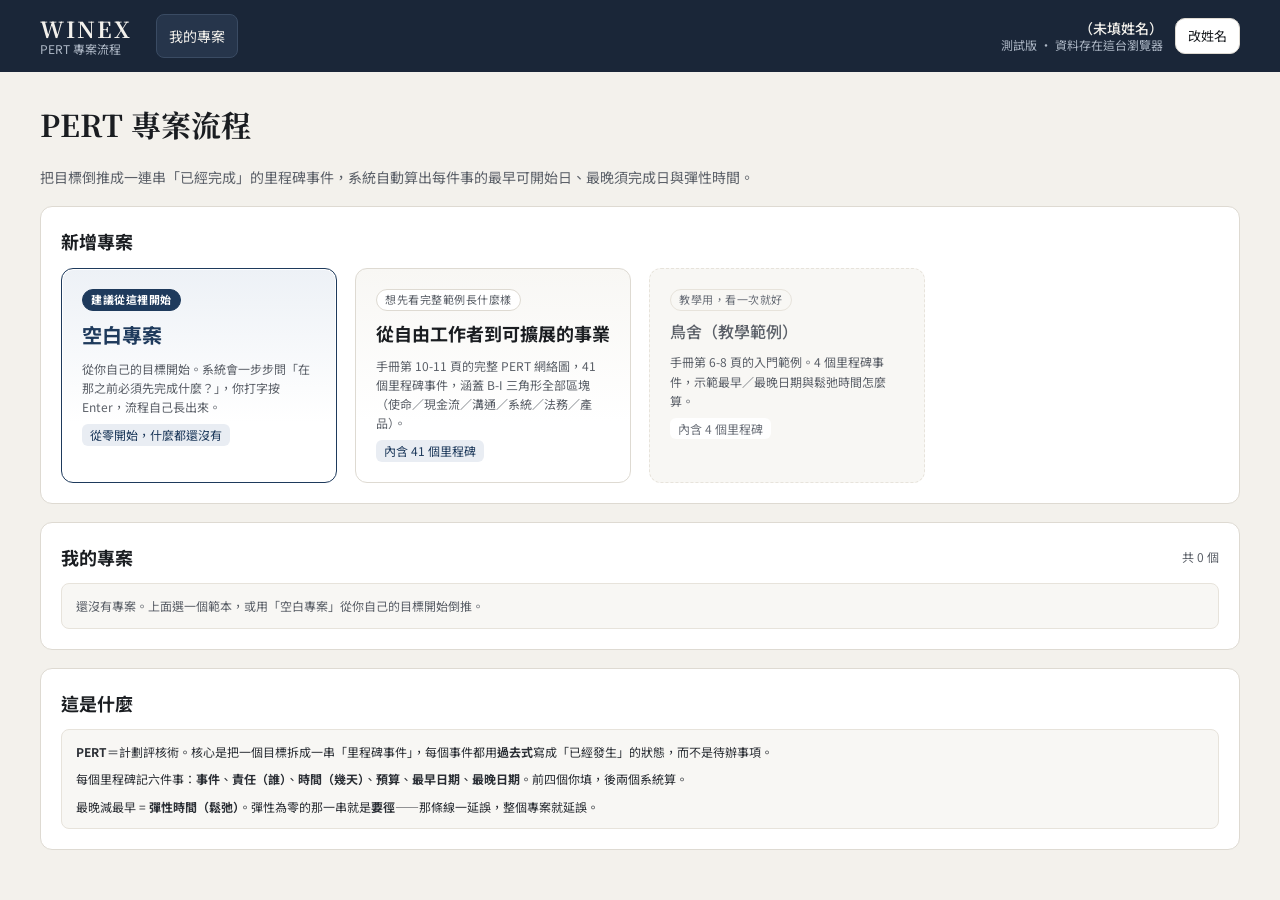
<file: index.html>
<!doctype html>
<html lang="zh-Hant">
<head>
<meta charset="utf-8">
<meta name="viewport" content="width=device-width, initial-scale=1">
<meta name="robots" content="noindex, nofollow">
<title>PERT 專案流程 — WINEX</title>
<link rel="preconnect" href="https://fonts.googleapis.com">
<link rel="preconnect" href="https://fonts.gstatic.com" crossorigin>
<link href="https://fonts.googleapis.com/css2?family=Noto+Sans+TC:wght@400;500;700&family=Noto+Serif+TC:wght@700&display=swap" rel="stylesheet">
<link rel="stylesheet" href="tokens.css">
<link rel="stylesheet" href="base.css">
<link rel="stylesheet" href="pert.css">
</head>
<body>

<header class="topnav">
  <div class="topnav__brand">
    <span class="topnav__brand-name">WINEX</span>
    <span class="topnav__brand-sub">PERT 專案流程</span>
  </div>
  <nav class="topnav__links" id="nav"></nav>
  <div class="topnav__user" id="user"></div>
</header>

<div id="root"></div>
<div id="printarea"></div>
<style id="printstyle"></style>

<script src="pert.js"></script>
<script src="templates.js"></script>
<script src="store.js"></script>
<script src="graph.js"></script>
<script src="app.js"></script>
</body>
</html>
</file>
<file: tokens.css>
/* =====================================================================
   設計變數（design tokens）
   依據：docs/design/design-tokens.md。元件只引用這裡的變數，不散寫色碼。
   ===================================================================== */
:root {
  /* 1-1 基底 */
  --c-page: #F3F1EC;
  --c-surface: #FFFFFF;
  --c-surface-sub: #F8F7F4;
  --c-border: #DEDAD2;
  --c-border-sub: #E7E3DB;
  --c-divider: #EEEBE4;

  /* 1-2 文字 */
  --c-text: #1A1D21;
  --c-text-body: #2B2F35;
  --c-text-muted: #5B6068;
  --c-text-faint: #6B7079;

  /* 1-3 品牌與強調 */
  --c-nav: #1A2638;
  --c-nav-raised: #26354B;
  --c-nav-border: #3A4B63;
  --c-nav-text: #F3F1EC;
  --c-nav-muted: #AEB8C6;
  --c-accent: #1E3A5C;
  --c-accent-hover: #10243C;
  --c-accent-tint: #E9EDF3;
  --c-accent-dash: #9AA8BC;
  --c-on-accent: #FFFFFF;

  /* 1-4 燈號（一律搭配文字） */
  --l-green-dot: #2F7A4B;
  --l-green-bg: #E7F1EA;
  --l-green-text: #1F5A36;
  --l-yellow-dot: #D9A21B;
  --l-yellow-bg: #FBF0D6;
  --l-yellow-text: #6E4E00;
  --l-yellow-border: #E9CF8E;
  --l-red-dot: #C0362C;
  --l-red-bg: #FBE3DF;
  --l-red-text: #8E1F17;

  /* 熱力表實心色塊 */
  --h-green-bg: #2F7A4B;
  --h-green-text: #FFFFFF;
  --h-yellow-bg: #E9B53A;
  --h-yellow-text: #3D2B00;
  --h-red-bg: #B42E24;
  --h-red-text: #FFFFFF;

  /* 1-5 狀態標籤 */
  --c-mock-bg: #3A2F12;
  --c-mock-text: #F2D48A;

  /* 2 字體 */
  --font-sans: "Noto Sans TC", system-ui, sans-serif;
  --font-serif: "Noto Serif TC", serif;

  /* 3 字級 */
  --fs-brand: 22px;
  --fs-h1: 30px;
  --fs-h2: 18px;
  --fs-kpi: 30px;
  --fs-body: 14px;
  --fs-body-lg: 16px;
  --fs-label: 13px;
  --fs-small: 12px;
  --fs-tiny: 11px;
  --lh-body: 1.6;

  /* 4 間距與版面 */
  --nav-height: 72px;
  --page-pad-top: 28px;
  --page-pad-x: 40px;
  --page-pad-bottom: 24px;
  --card-pad: 20px;
  --gap-card: 18px;
  --gap-sm: 8px;
  --gap-md: 12px;
  --row-min-height: 48px;
  --tap-min: 44px;

  /* 5 圓角 */
  --r-card: 12px;
  --r-control: 8px;
  --r-button: 10px;
  --r-pill: 999px;
  --r-tag: 6px;
}

@media (max-width: 640px) {
  :root {
    --fs-brand: 18px;
    --fs-h2: 16px;
    --fs-kpi: 22px;
    --page-pad-top: 16px;
    --page-pad-x: 16px;
    --page-pad-bottom: 16px;
    --card-pad: 16px;
  }
}
</file>
<file: base.css>
/* 共用樣式：只引用 tokens.css 的變數 */
*,
*::before,
*::after {
  box-sizing: border-box;
}

html,
body {
  margin: 0;
  padding: 0;
}

body {
  background: var(--c-page);
  color: var(--c-text-body);
  font-family: var(--font-sans);
  font-size: var(--fs-body);
  line-height: var(--lh-body);
}

a {
  color: var(--c-accent);
}
a:hover {
  color: var(--c-accent-hover);
}

.num {
  font-variant-numeric: tabular-nums;
}

/* ---------- 頂部導覽列 ---------- */
.topnav {
  min-height: var(--nav-height);
  background: var(--c-nav);
  color: var(--c-nav-text);
  display: flex;
  align-items: center;
  gap: 24px;
  padding: 0 var(--page-pad-x);
  flex-wrap: wrap;
}
.topnav__brand {
  display: flex;
  flex-direction: column;
  line-height: 1.2;
}
.topnav__brand-name {
  font-family: var(--font-serif);
  font-weight: 700;
  font-size: var(--fs-brand);
  letter-spacing: 2px;
}
.topnav__brand-sub {
  color: var(--c-nav-muted);
  font-size: var(--fs-small);
}
.topnav__links {
  display: flex;
  gap: var(--gap-sm);
  flex-wrap: wrap;
}
.topnav__link {
  color: var(--c-nav-muted);
  text-decoration: none;
  padding: 8px 12px;
  border-radius: var(--r-control);
  min-height: var(--tap-min);
  display: inline-flex;
  align-items: center;
}
.topnav__link:hover {
  color: var(--c-nav-text);
}
.topnav__link.is-active {
  background: var(--c-nav-raised);
  color: var(--c-nav-text);
  border: 1px solid var(--c-nav-border);
}
.topnav__user {
  margin-left: auto;
  display: flex;
  align-items: center;
  gap: var(--gap-md);
}
.topnav__user-name {
  color: var(--c-nav-text);
  font-weight: 500;
}
.topnav__user-role {
  color: var(--c-nav-muted);
  font-size: var(--fs-small);
}
.btn--nav {
  background: var(--c-nav-raised);
  color: var(--c-nav-text);
  border: 1px solid var(--c-nav-border);
}
.btn--nav:hover:not(:disabled) {
  background: var(--c-nav-border);
}

/* ---------- 版面 ---------- */
.page {
  padding: var(--page-pad-top) var(--page-pad-x) var(--page-pad-bottom);
  display: flex;
  flex-direction: column;
  gap: var(--gap-card);
  max-width: 1440px;
}
.page__title {
  font-family: var(--font-serif);
  font-weight: 700;
  font-size: var(--fs-h1);
  color: var(--c-text);
  margin: 0;
}
.page__desc {
  color: var(--c-text-muted);
  margin: 0;
}
.cols {
  display: grid;
  grid-template-columns: 320px 1fr;
  gap: var(--gap-card);
  align-items: start;
}
@media (max-width: 960px) {
  .cols {
    grid-template-columns: 1fr;
  }
}
.stack {
  display: flex;
  flex-direction: column;
  gap: var(--gap-card);
}
.row {
  display: flex;
  gap: var(--gap-sm);
  align-items: center;
  flex-wrap: wrap;
}

/* ---------- 卡片 ---------- */
.card {
  background: var(--c-surface);
  border: 1px solid var(--c-border);
  border-radius: var(--r-card);
  padding: var(--card-pad);
  display: flex;
  flex-direction: column;
  gap: var(--gap-md);
}
.card__title {
  font-size: var(--fs-h2);
  font-weight: 700;
  color: var(--c-text);
  margin: 0;
}
.card__head {
  display: flex;
  align-items: center;
  justify-content: space-between;
  gap: var(--gap-md);
  flex-wrap: wrap;
}
.sub {
  background: var(--c-surface-sub);
  border: 1px solid var(--c-border-sub);
  border-radius: var(--r-control);
  padding: 12px 14px;
  display: flex;
  flex-direction: column;
  gap: var(--gap-sm);
}
.muted {
  color: var(--c-text-muted);
}
.small {
  font-size: var(--fs-small);
}
.label {
  color: var(--c-text-muted);
  font-size: var(--fs-label);
}

/* ---------- 表格 ---------- */
.table-wrap {
  overflow-x: auto;
}
table.table {
  width: 100%;
  border-collapse: collapse;
  font-size: var(--fs-body);
}
.table th {
  text-align: left;
  color: var(--c-text-muted);
  font-weight: 500;
  font-size: var(--fs-label);
  padding: 8px 10px;
  border-bottom: 1px solid var(--c-border);
  white-space: nowrap;
}
.table td {
  padding: 8px 10px;
  border-bottom: 1px solid var(--c-divider);
  vertical-align: middle;
  height: var(--row-min-height);
}
.table tr.is-clickable {
  cursor: pointer;
}
.table tr.is-clickable:hover td {
  background: var(--c-surface-sub);
}
.table tr.is-dim td {
  color: var(--c-text-faint);
}

/* ---------- 按鈕與表單 ---------- */
.btn {
  font: inherit;
  min-height: var(--tap-min);
  padding: 0 16px;
  border-radius: var(--r-button);
  border: 1px solid var(--c-border);
  background: var(--c-surface);
  color: var(--c-text);
  cursor: pointer;
  display: inline-flex;
  align-items: center;
  justify-content: center;
  gap: 6px;
}
.btn:hover:not(:disabled) {
  border-color: var(--c-accent-dash);
}
.btn:disabled {
  cursor: not-allowed;
  opacity: 0.55;
}
.btn--primary {
  background: var(--c-accent);
  border-color: var(--c-accent);
  color: var(--c-on-accent);
}
.btn--primary:hover:not(:disabled) {
  background: var(--c-accent-hover);
}
.btn--sm {
  min-height: 36px;
  padding: 0 12px;
  font-size: var(--fs-label);
}
.input,
.select {
  font: inherit;
  min-height: var(--tap-min);
  padding: 0 12px;
  border: 1px solid var(--c-border);
  border-radius: var(--r-control);
  background: var(--c-surface);
  color: var(--c-text);
}
.input:focus,
.select:focus,
.btn:focus-visible {
  outline: 2px solid var(--c-accent);
  outline-offset: 1px;
}
.field {
  display: flex;
  flex-direction: column;
  gap: 4px;
}

/* ---------- 燈號膠囊（顏色＋文字） ---------- */
.pill {
  display: inline-flex;
  align-items: center;
  gap: 6px;
  padding: 2px 10px;
  border-radius: var(--r-pill);
  font-size: var(--fs-small);
  font-weight: 500;
  white-space: nowrap;
}
.pill__dot {
  width: 8px;
  height: 8px;
  border-radius: 50%;
}
.pill--green {
  background: var(--l-green-bg);
  color: var(--l-green-text);
}
.pill--green .pill__dot {
  background: var(--l-green-dot);
}
.pill--yellow {
  background: var(--l-yellow-bg);
  color: var(--l-yellow-text);
}
.pill--yellow .pill__dot {
  background: var(--l-yellow-dot);
}
.pill--red {
  background: var(--l-red-bg);
  color: var(--l-red-text);
}
.pill--red .pill__dot {
  background: var(--l-red-dot);
}

/* ---------- 數字徽章 ---------- */
.badge {
  display: inline-flex;
  align-items: center;
  justify-content: center;
  min-width: 32px;
  padding: 2px 8px;
  border-radius: var(--r-tag);
  font-weight: 700;
  font-variant-numeric: tabular-nums;
  background: var(--c-surface-sub);
  color: var(--c-text);
  border: 1px solid var(--c-border-sub);
}
.badge--red {
  background: var(--l-red-bg);
  color: var(--l-red-text);
  border-color: transparent;
}

/* ---------- 小標籤 ---------- */
.tag {
  display: inline-flex;
  align-items: center;
  padding: 1px 8px;
  border-radius: var(--r-tag);
  font-size: var(--fs-small);
  background: var(--c-accent-tint);
  color: var(--c-accent);
  white-space: nowrap;
}
.tag--warn {
  background: var(--l-red-bg);
  color: var(--l-red-text);
  font-weight: 700;
}
.tags {
  display: flex;
  gap: 4px;
  flex-wrap: wrap;
}

/* ---------- 提示區塊 ---------- */
.alert {
  border-radius: var(--r-control);
  padding: 12px 14px;
  display: flex;
  flex-direction: column;
  gap: 4px;
}
.alert--error {
  background: var(--l-red-bg);
  color: var(--l-red-text);
}
.alert--warn {
  background: var(--l-yellow-bg);
  color: var(--l-yellow-text);
  border: 1px solid var(--l-yellow-border);
}
.alert--ok {
  background: var(--l-green-bg);
  color: var(--l-green-text);
}
.alert__detail {
  font-size: var(--fs-small);
}
.alert__detail summary {
  cursor: pointer;
}

/* ---------- 篩選膠囊 ---------- */
.chips {
  display: flex;
  gap: 6px;
  flex-wrap: wrap;
  align-items: center;
}
.chip {
  font: inherit;
  font-size: var(--fs-label);
  min-height: 36px;
  padding: 0 12px;
  border-radius: var(--r-pill);
  border: 1px solid var(--c-border);
  background: var(--c-surface);
  color: var(--c-text-body);
  cursor: pointer;
}
.chip.is-on {
  background: var(--c-accent);
  border-color: var(--c-accent);
  color: var(--c-on-accent);
}

/* ---------- 清單（轄區組、區域） ---------- */
.list {
  display: flex;
  flex-direction: column;
  gap: 4px;
}
.list__item {
  font: inherit;
  text-align: left;
  min-height: var(--tap-min);
  padding: 8px 12px;
  border-radius: var(--r-control);
  border: 1px solid transparent;
  background: transparent;
  color: var(--c-text-body);
  cursor: pointer;
  display: flex;
  justify-content: space-between;
  gap: 8px;
  align-items: center;
}
.list__item:hover {
  background: var(--c-surface-sub);
}
.list__item.is-active {
  background: var(--c-accent-tint);
  border-color: var(--c-accent-dash);
  color: var(--c-accent);
  font-weight: 500;
}

/* ---------- 置中頁（登入、無權限） ---------- */
.center {
  min-height: calc(100vh - var(--nav-height));
  display: flex;
  align-items: center;
  justify-content: center;
  padding: var(--page-pad-x);
}
.center .card {
  width: 100%;
  max-width: 420px;
}
</file>
<file: pert.css>
/* ============================================================
   PERT 專屬樣式 — 只引用 tokens.css 的變數
   ============================================================ */

/* ---------- 分頁籤 ---------- */
.tabs {
  display: flex;
  gap: 4px;
  border-bottom: 1px solid var(--c-border);
  flex-wrap: wrap;
}
.tab {
  font: inherit;
  font-size: var(--fs-body);
  min-height: var(--tap-min);
  padding: 0 16px;
  border: 1px solid transparent;
  border-bottom: none;
  background: transparent;
  color: var(--c-text-muted);
  cursor: pointer;
  border-radius: var(--r-control) var(--r-control) 0 0;
  margin-bottom: -1px;
}
.tab:hover { color: var(--c-text); }
.tab.is-on {
  background: var(--c-surface);
  border-color: var(--c-border);
  color: var(--c-text);
  font-weight: 700;
}

/* ---------- 里程碑卡片（紙本六欄位還原） ---------- */
.mcards-wrap { position: relative; padding: 0 16px; }
.mlines {
  position: absolute;
  inset: 0;
  pointer-events: none;
  z-index: 0;
  overflow: visible;
}
.mline { fill: none; stroke: var(--c-text-muted); stroke-width: 1.8; }
.mline.is-critical { stroke: var(--l-red-dot); stroke-width: 2.4; }

.mcards {
  display: grid;
  grid-template-columns: repeat(auto-fill, minmax(300px, 1fr));
  gap: var(--gap-card);
  row-gap: 30px;            /* 留出換行繞線的走道 */
  position: relative;
  z-index: 1;
}
.mcard {
  background: var(--c-surface);
  border: 2px solid var(--c-text);
  border-radius: var(--r-card);
  overflow: hidden;
  display: flex;
  flex-direction: column;
}
.mcard.is-critical { border-color: var(--l-red-dot); box-shadow: 0 0 0 3px var(--l-red-bg); }
.mcard.is-done { opacity: .62; }
.mcard__name {
  padding: 12px 14px;
  font-weight: 700;
  font-size: var(--fs-body-lg);
  color: var(--c-text);
  border-bottom: 2px solid var(--c-text);
  background: var(--c-surface-sub);
  display: flex;
  gap: 8px;
  align-items: flex-start;
  justify-content: space-between;
}
.mcard__en {
  font-size: var(--fs-tiny);
  color: var(--c-text-faint);
  font-weight: 400;
  display: block;
  letter-spacing: .4px;
}
.mcard__grid { display: grid; grid-template-columns: 1fr 1fr; }
.mcard__cell {
  padding: 8px 12px;
  border-right: 1px solid var(--c-border);
  border-bottom: 1px solid var(--c-border);
  min-height: 56px;
}
.mcard__cell:nth-child(2n) { border-right: none; }
.mcard__cell--full { grid-column: 1 / -1; }
.mcard__k { font-size: var(--fs-tiny); color: var(--c-text-muted); display: block; }
.mcard__v { font-size: var(--fs-body); color: var(--c-text); font-variant-numeric: tabular-nums; }
.mcard__v--calc { color: var(--c-accent); font-weight: 700; }
.mcard__foot {
  padding: 8px 12px;
  display: flex;
  gap: 6px;
  flex-wrap: wrap;
  align-items: center;
  background: var(--c-surface-sub);
}

/* ---------- 快速輸入 ---------- */
.quick {
  background: var(--c-accent-tint);
  border: 1px dashed var(--c-accent-dash);
  border-radius: var(--r-card);
  padding: var(--card-pad);
  display: flex;
  flex-direction: column;
  gap: var(--gap-md);
}
.quick__q {
  font-family: var(--font-serif);
  font-size: var(--fs-h2);
  font-weight: 700;
  color: var(--c-accent);
  margin: 0;
}
.quick__chain {
  display: flex;
  flex-direction: column;
  gap: 4px;
  max-height: 260px;
  overflow-y: auto;
}
.quick__step {
  display: flex;
  gap: 8px;
  align-items: center;
  background: var(--c-surface);
  border: 1px solid var(--c-border);
  border-radius: var(--r-control);
  padding: 6px 10px;
  font-size: var(--fs-label);
}
.quick__num {
  min-width: 24px; height: 24px;
  border-radius: 50%;
  background: var(--c-accent); color: var(--c-on-accent);
  display: inline-flex; align-items: center; justify-content: center;
  font-size: var(--fs-tiny); font-weight: 700; flex: none;
}

/* ---------- 表格輸入模式 ---------- */
.table input.cell,
.table select.cell {
  font: inherit;
  width: 100%;
  min-width: 60px;
  min-height: 34px;
  padding: 2px 6px;
  border: 1px solid transparent;
  border-radius: var(--r-tag);
  background: transparent;
  color: var(--c-text);
}
.table input.cell:hover, .table select.cell:hover { border-color: var(--c-border); }
.table input.cell:focus, .table select.cell:focus {
  border-color: var(--c-accent);
  background: var(--c-surface);
  outline: 2px solid var(--c-accent);
  outline-offset: 0;
}
.table input.cell--num { text-align: right; font-variant-numeric: tabular-nums; }
.table td.calc { color: var(--c-accent); font-weight: 700; font-variant-numeric: tabular-nums; white-space: nowrap; }
.table tr.is-critical td { background: var(--l-red-bg); }
.table tr.is-done td { color: var(--c-text-faint); text-decoration-color: var(--c-border); }
.col-narrow { width: 88px; }
.col-mid { width: 130px; }
.col-budget { width: 112px; }
.col-track { width: 104px; }
.col-date { width: 140px; }

/* 欄位多的時候讓表格橫向捲動，而不是把每一欄壓扁 */
.table--wide { min-width: 1580px; }
.table--wide td .btn {
  display: block; width: 100%;
  white-space: nowrap; overflow: hidden; text-overflow: ellipsis;
  text-align: left; padding: 0 8px;
}
.table select.cell { min-width: 86px; }
.table--wide th, .table--wide td { white-space: nowrap; }

/* 表頭分組：計畫 / 實際 / 系統算 */
.table th.grp {
  text-align: center;
  letter-spacing: 2px;
  font-weight: 700;
  color: var(--c-text-muted);
  background: var(--c-surface-sub);
  border-bottom: 1px solid var(--c-border);
}
.table th.grp--live { background: #FFF7E8; color: #6E4E00; }
.table th.grp--calc { background: var(--c-accent-tint); color: var(--c-accent); }
.table td.live { background: #FFFCF5; }
.table td.plan { color: var(--c-text-faint); font-variant-numeric: tabular-nums; white-space: nowrap; }

.cell--status { font-weight: 700; }
.status--todo { color: var(--c-text-muted); }
.status--doing { color: var(--l-yellow-text); }
.status--done { color: var(--l-green-text); }
.status--blocked { color: var(--l-red-text); }

.late { color: var(--l-red-text); font-weight: 700; }
.early { color: var(--l-green-text); font-weight: 700; }

.table tr.is-blocked td { background: var(--l-red-bg); }
.table tr.is-blocked-note td { background: var(--l-red-bg); border-bottom: 2px solid var(--c-border); }

.pill--grey { background: var(--c-surface-sub); color: var(--c-text-muted); }
.pill--grey .pill__dot { background: var(--c-text-faint); }

/* ---------- 相依選擇器 ---------- */
.deps {
  display: flex; flex-wrap: wrap; gap: 4px; align-items: center;
}
.deps__chip {
  font: inherit;
  font-size: var(--fs-tiny);
  padding: 2px 8px;
  border-radius: var(--r-pill);
  border: 1px solid var(--c-border);
  background: var(--c-surface);
  color: var(--c-text-body);
  cursor: pointer;
  max-width: 180px;
  overflow: hidden; text-overflow: ellipsis; white-space: nowrap;
}
.deps__chip.is-on {
  background: var(--c-accent); border-color: var(--c-accent); color: var(--c-on-accent);
}

/* ---------- PERT 網絡圖 ---------- */
.graph-wrap {
  overflow: auto;
  background: var(--c-surface);
  border: 1px solid var(--c-border);
  border-radius: var(--r-card);
  padding: 8px;
}
.gnode { cursor: pointer; }
.gnode rect { fill: var(--c-surface); stroke: var(--c-text); stroke-width: 1.5; }
.gnode.is-critical rect { stroke: var(--l-red-dot); stroke-width: 2.5; fill: var(--l-red-bg); }
.gnode.is-done rect { fill: var(--l-green-bg); stroke: var(--l-green-dot); }
.gnode text { font-family: var(--font-sans); fill: var(--c-text); }
.gnode .gt-name { font-size: 11px; font-weight: 700; }
.gnode .gt-meta { font-size: 9px; fill: var(--c-text-muted); font-variant-numeric: tabular-nums; }
.gedge { stroke: var(--c-accent-dash); stroke-width: 1.4; fill: none; }
.gedge.is-critical { stroke: var(--l-red-dot); stroke-width: 2.2; }

/* ---------- KPI 條 ---------- */
.kpis {
  display: grid;
  grid-template-columns: repeat(auto-fit, minmax(140px, 1fr));
  gap: var(--gap-md);
}
.kpi {
  background: var(--c-surface-sub);
  border: 1px solid var(--c-border-sub);
  border-radius: var(--r-control);
  padding: 10px 14px;
}
.kpi__k { font-size: var(--fs-tiny); color: var(--c-text-muted); display: block; }
.kpi__v { font-size: var(--fs-kpi); font-weight: 700; color: var(--c-text); font-variant-numeric: tabular-nums; line-height: 1.2; }
.kpi__v--warn { color: var(--l-red-text); }
.kpi__sub { font-size: var(--fs-tiny); color: var(--c-text-faint); display: block; }

/* ---------- 專案清單卡 ---------- */
.plist { display: grid; grid-template-columns: repeat(auto-fill, minmax(260px, 1fr)); gap: var(--gap-card); }
.pcard {
  background: var(--c-surface); border: 1px solid var(--c-border);
  border-radius: var(--r-card); padding: var(--card-pad);
  display: flex; flex-direction: column; gap: var(--gap-sm);
  cursor: pointer; text-align: left; font: inherit;
}
.pcard:hover { border-color: var(--c-accent-dash); }
.pcard__title { font-size: var(--fs-h2); font-weight: 700; color: var(--c-text); margin: 0; }
.pcard__hint {
  align-self: flex-start;
  font-size: var(--fs-tiny);
  letter-spacing: .5px;
  padding: 1px 8px;
  border-radius: var(--r-pill);
  background: var(--c-surface);
  border: 1px solid var(--c-border);
  color: var(--c-text-muted);
}

/* 三層底座：左邊＝平常要用的，越往右越淡（教學範例只會用一次） */
.pcard--primary {
  background: linear-gradient(180deg, #EDF1F6 0%, var(--c-surface) 72%);
  border-color: var(--c-accent);
  box-shadow: inset 0 0 0 1px #FFFFFF;
}
.pcard--primary:hover { border-color: var(--c-accent-hover); }
.pcard--primary .pcard__title { color: var(--c-accent); font-size: 20px; }
.pcard--primary .pcard__hint {
  background: var(--c-accent); border-color: var(--c-accent);
  color: var(--c-on-accent); font-weight: 700;
}

.pcard--normal {
  background: linear-gradient(180deg, var(--c-surface-sub) 0%, var(--c-surface) 72%);
  border-color: var(--c-border);
}

.pcard--faint {
  background: var(--c-surface-sub);
  border-style: dashed;
  border-color: var(--c-border-sub);
}
.pcard--faint .pcard__title { color: var(--c-text-muted); font-size: var(--fs-body-lg); font-weight: 500; }
.pcard--faint .pcard__hint { color: var(--c-text-faint); background: transparent; border-color: var(--c-border-sub); }
.pcard--faint .tag { background: var(--c-surface); color: var(--c-text-faint); }
.pcard--faint:hover { border-style: solid; border-color: var(--c-accent-dash); }

/* ---------- 工具 ---------- */
.cols--wide { grid-template-columns: 380px 1fr; }
@media (max-width: 960px) { .cols--wide { grid-template-columns: 1fr; } }
.right { margin-left: auto; }
.grow { flex: 1; }
.hidden { display: none !important; }
.wrap-tight { gap: 4px; }
hr.sep { border: none; border-top: 1px solid var(--c-divider); margin: 4px 0; }

/* ---------- 列印 ---------- */
#printarea { display: none; }

.gedge.is-carry { stroke-dasharray: 3 3; }
.gt-carry { font-size: 8px; fill: var(--c-text-muted); font-family: var(--font-sans); }

/* 列印專區的版面（螢幕上不會出現） */
.pr-page { break-after: page; page-break-after: always; }
.pr-page:last-child { break-after: auto; page-break-after: auto; }
.pr-head { border-bottom: 2px solid #1A1D21; padding-bottom: 5px; margin-bottom: 8px; }
.pr-title { font-family: var(--font-serif); font-size: 17px; font-weight: 700; color: #000; }
.pr-kind { font-family: var(--font-sans); font-size: 11px; font-weight: 400; color: #5B6068; margin-left: 10px; }
.pr-goal { font-size: 11px; color: #1A1D21; margin-top: 2px; }
.pr-meta { font-size: 10px; color: #2B2F35; margin-top: 2px; font-variant-numeric: tabular-nums; }
.pr-crit { font-size: 9.5px; color: #8E1F17; margin-top: 3px; line-height: 1.4;
  display: -webkit-box; -webkit-line-clamp: 2; -webkit-box-orient: vertical; overflow: hidden; }
.pr-legend { display: flex; gap: 10px; align-items: center; font-size: 9px; color: #5B6068; margin-top: 4px; flex-wrap: wrap; }
.pr-lg { padding: 0 6px; border: 1px solid #DEDAD2; border-radius: 3px; }
.pr-lg--crit { border-color: #C0362C; background: #FBE3DF; color: #8E1F17; }
.pr-lg--done { border-color: #2F7A4B; background: #E7F1EA; color: #1F5A36; }
.pr-when { margin-left: auto; }
.pr-cont { font-size: 9px; color: #5B6068; margin-bottom: 4px; }
.pr-graph--fit svg { width: 100%; height: auto; max-height: 150mm; }
.pr-table { font-size: 9px; }
.pr-table th, .pr-table td { padding: 3px 4px; height: auto; }
.pr-table tr.is-critical td { background: #FBE3DF; }

@media print {
  .topnav, .tabs, .no-print { display: none !important; }
  .mlines { display: none !important; }   /* 列印會重排，螢幕上算的連接線座標會不準 */
  .mcards-wrap { padding: 0; }
  body { background: #fff; }
  .page { padding: 0; max-width: none; }
  .card, .mcard { break-inside: avoid; }

  /* 按了列印按鈕 → 只印 #printarea，跟目前在哪個頁籤無關 */
  body.is-printing #root { display: none !important; }
  body.is-printing #printarea { display: block !important; }

  /* 卡片列印：一頁 3 張 / 2 張 / 一張一頁（貼牆） */
  body.is-printing .mcard { border-width: 1.5px; }
  body.is-printing .mcard__foot { display: none; }

  body.is-printing .pr-cards--3 .mcards { grid-template-columns: repeat(3, 1fr); gap: 8px; }
  body.is-printing .pr-cards--3 .mcard__name { font-size: 11px; padding: 6px 8px; }
  body.is-printing .pr-cards--3 .mcard__cell { min-height: 38px; padding: 4px 8px; }
  body.is-printing .pr-cards--3 .mcard__v { font-size: 10px; }
  body.is-printing .pr-cards--3 .mcard__k { font-size: 8px; }

  body.is-printing .pr-cards--2 .mcards { grid-template-columns: repeat(2, 1fr); gap: 10px; }
  body.is-printing .pr-cards--2 .mcard__name { font-size: 15px; padding: 9px 11px; }
  body.is-printing .pr-cards--2 .mcard__cell { min-height: 54px; padding: 7px 11px; }
  body.is-printing .pr-cards--2 .mcard__v { font-size: 14px; }
  body.is-printing .pr-cards--2 .mcard__k { font-size: 10px; }

  /* 一張一頁：整張 A4 放到最大，站在三公尺外也看得到 */
  body.is-printing .pr-cards--1 .mcards { grid-template-columns: 1fr; gap: 0; }
  body.is-printing .pr-cards--1 .mcard {
    break-after: page; page-break-after: always;
    border-width: 3px; height: 246mm; justify-content: flex-start;
  }
  body.is-printing .pr-cards--1 .mcard:last-child { break-after: auto; page-break-after: auto; }
  body.is-printing .pr-cards--1 .mcard__name { font-size: 34px; padding: 18px 20px; line-height: 1.25; }
  body.is-printing .pr-cards--1 .mcard__grid { flex: 1; }
  body.is-printing .pr-cards--1 .mcard__cell { min-height: 46mm; padding: 14px 20px; }
  body.is-printing .pr-cards--1 .mcard__k { font-size: 15px; margin-bottom: 6px; }
  body.is-printing .pr-cards--1 .mcard__v { font-size: 30px; font-weight: 700; }
  body.is-printing .pr-cards--1 .mcard__v.small { font-size: 18px; font-weight: 400; }
  body.is-printing .pr-cards--1 .tag--warn { font-size: 18px; padding: 4px 12px; }
  body.is-printing .pr-cards--1 .pr-head { margin-bottom: 10px; }

  /* 直接按 Ctrl+P（沒按按鈕）時，螢幕上的按鈕類元素不要印出來 */
  body:not(.is-printing) .btn { display: none !important; }
}
</file>
